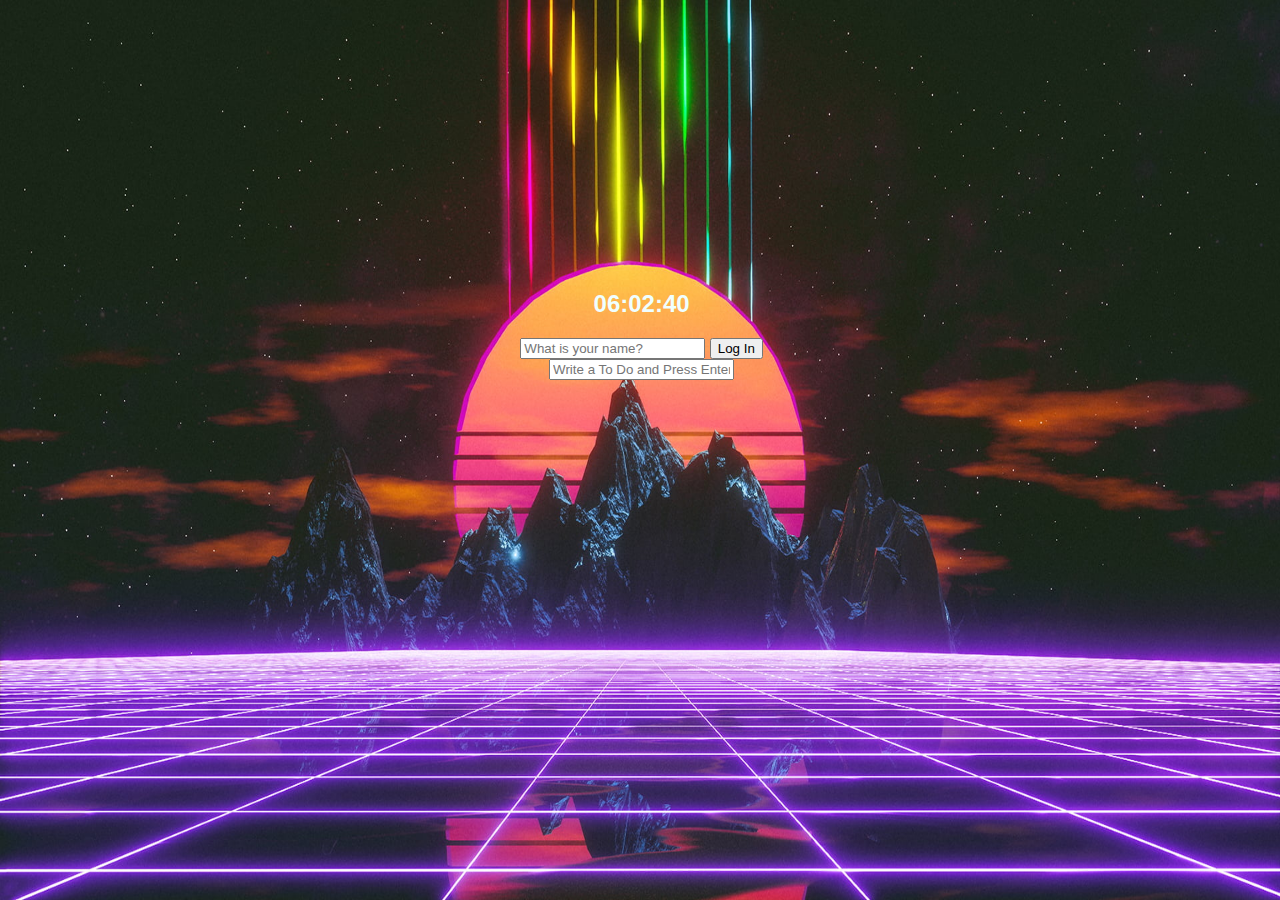
<file: js/todo/index.html>
<!DOCTYPE html>
<html lang="en">
  <head>
    <meta charset="UTF-8" />
    <meta name="viewport" content="width=device-width, initial-scale=1.0" />
    <link rel="stylesheet" href="style.css" />
    <title>Momentum App</title>
  </head>
  <body>
    <div id="weather">   
      <span></span>
      <span></span>
    </div>
    <h2 id="clock">00:00:00</h2>
    <form class="hidden" id="login-form">
      <input
        required
        maxlength="15"
        type="text"
        placeholder="What is your name?"
      />
      <input type="submit" value="Log In" />
    </form>
    <h1 class="hidden" id="greeting"></h1>
    <form id="todo-form">
      <input type="text" placeholder="Write a To Do and Press Enter" required />
    </form>
    <ul id="todo-list"></ul>
    <script src="greetings.js"></script>
    <script src="clock.js"></script>
    <script src="background.js"></script>
    <script src="todo.js"></script>
    <script src="weather.js"></script>
  </body>
</html>
</file>
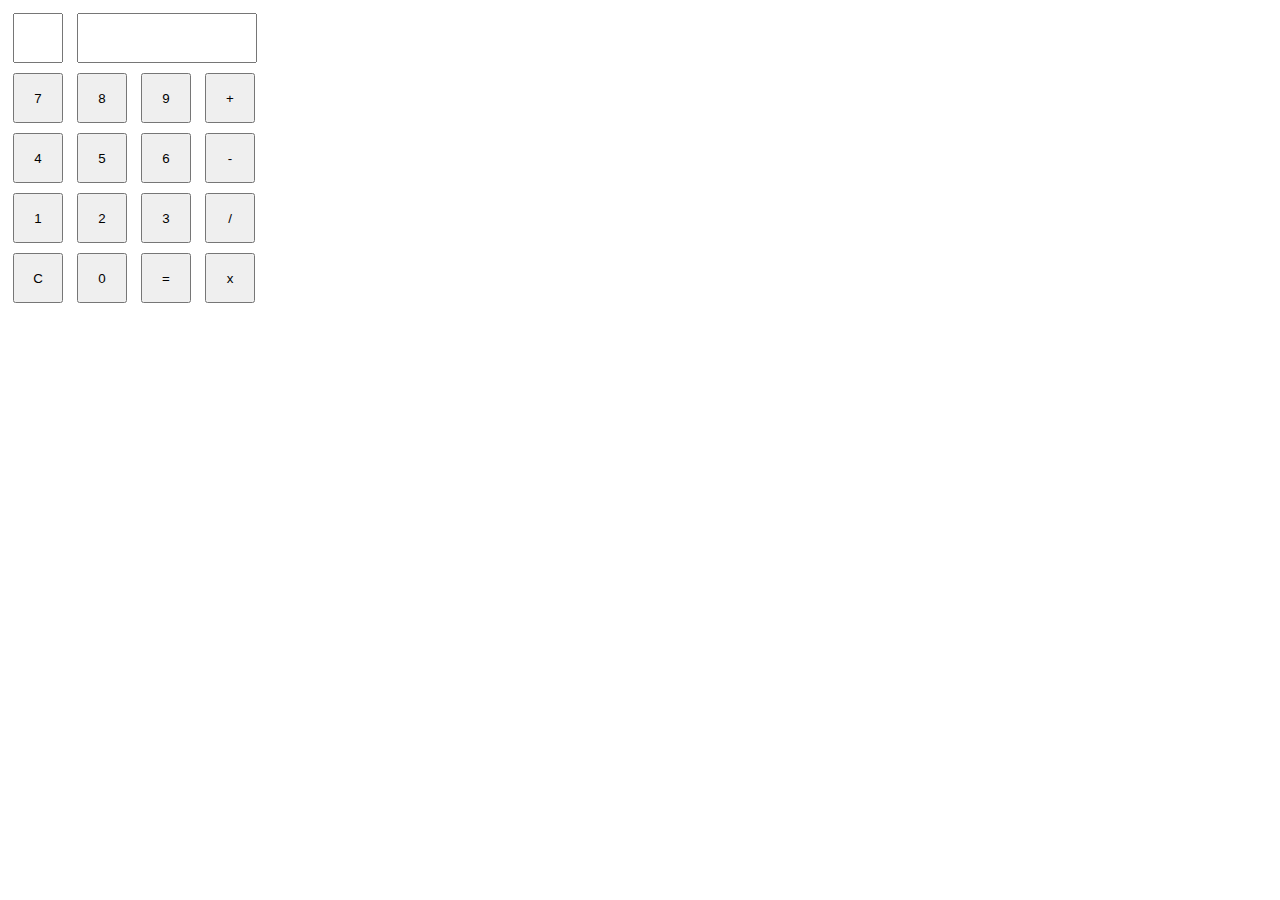
<file: js/game/calculator.html>
<!DOCTYPE html>
<html lang="en">
<head>
    <meta charset="UTF-8">
    <meta http-equiv="X-UA-Compatible" content="IE=edge">
    <meta name="viewport" content="width=device-width, initial-scale=1.0">
    <title>calculate</title>
    <link rel="stylesheet" href="calculator.css">
</head>
<body>
    <input readonly class="operator">
    <input readonly type="number" class="result">
    <div class="row">
        <button class="num-7">7</button>
        <button class="num-8">8</button>
        <button class="num-9">9</button>
        <button class="plus">+</button>
    </div>
    <div class="row">
        <button class="num-4">4</button>
        <button class="num-5">5</button>
        <button class="num-6">6</button>
        <button class="minus">-</button>
    </div>
    <div class="row">
        <button class="num-1">1</button>
        <button class="num-2">2</button>
        <button class="num-3">3</button>
        <button class="divide">/</button>
    </div>
    <div class="row">
        <button class="clear">C</button>
        <button class="num-0">0</button>
        <button class="calculate">=</button>
        <button class="multiply">x</button>
    </div>
    

    <script src="calculator.js">
    </script>
</body>
</html>
</file>
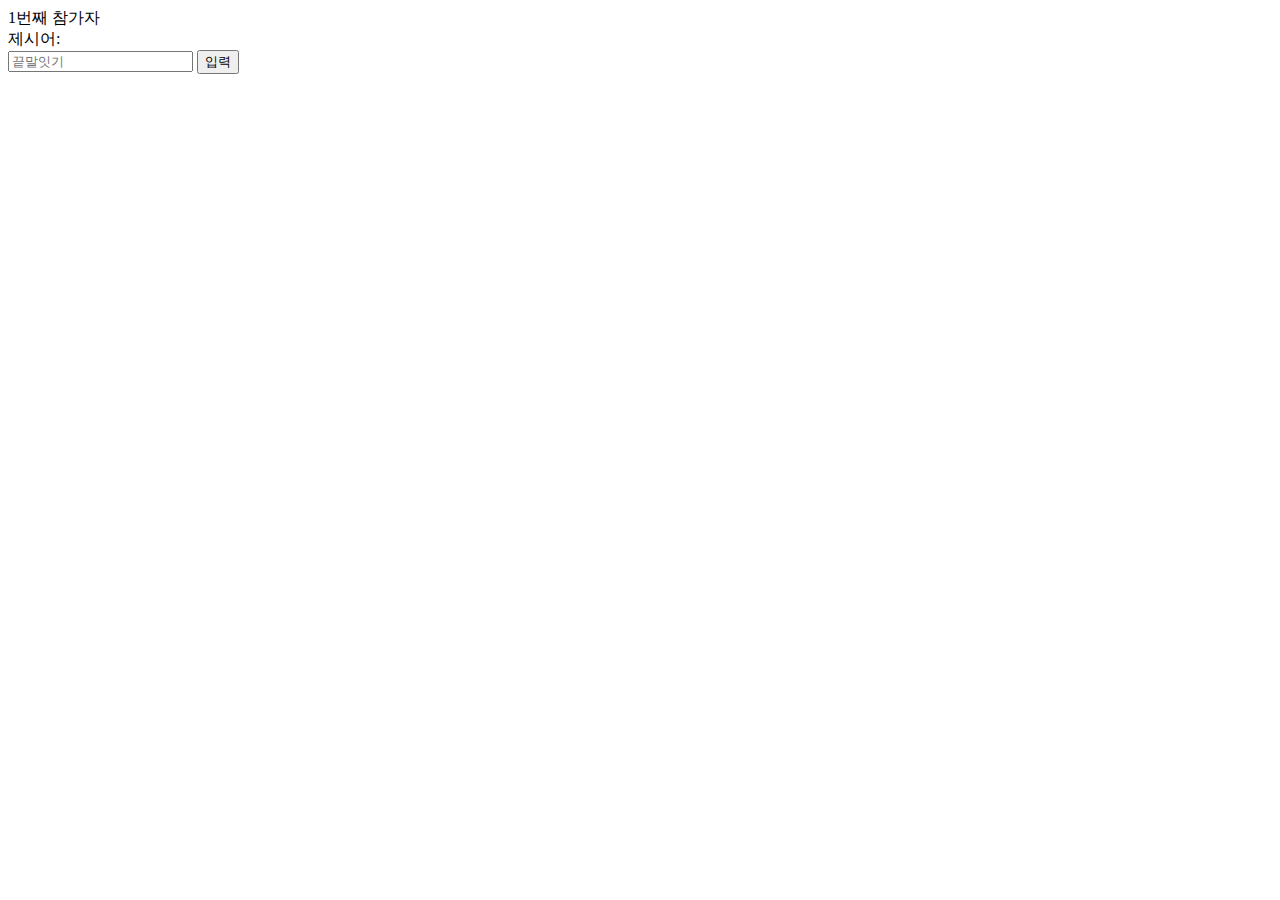
<file: js/game/Shiritori.html>
<!DOCTYPE html>
<html lang="en">
<head>
    <meta charset="UTF-8">
    <meta http-equiv="X-UA-Compatible" content="IE=edge">
    <meta name="viewport" content="width=device-width, initial-scale=1.0">
    <title>쿵쿵따</title>
</head>
<body>
    <div class="wordgame">
    <div><span class="wordgame-order">1</span>번째 참가자</div>
    <div>제시어: <span class="wordgame-word"></span></div>
    <input  placeholder="끝말잇기" required>
    <button>입력</button>
    </div>
    <script src="Shiritori.js">    
    </script>
</body>
</html>
</file>
<file: js/todo/style.css>
.hidden {
  display: none;
}
img {
  position:absolute;
  width:100%;
  height:100%;
  left: 0px;
  top: 0px;
  right:0px;
  bottom:0px;
  z-index: -1;
  opacity:100%;
  }
  body{
    display:flex;
    width:99%;
    height:97vh;
    flex-wrap: wrap;
    flex-direction: column;
    align-items: center;
    font-weight: bold;
    color:azure;
    font-family: -apple-system, BlinkMacSystemFont, 'Segoe UI', Roboto, Oxygen, Ubuntu, Cantarell, 'Open Sans', 'Helvetica Neue', sans-serif;
  }
  #weather{
    width:100%;
    height:30%;
    display:flex;
    justify-content:flex-end;
  }
</file>
<file: js/game/calculator.css>
*{
    box-sizing: border-box;
}
.result {width:180px; height:50px; margin:5px; text-align: center;}
.operator{width:50px; height:50px; margin:5px; text-align: center;}
button{width:50px; height:50px; margin:5px;}
</file>
